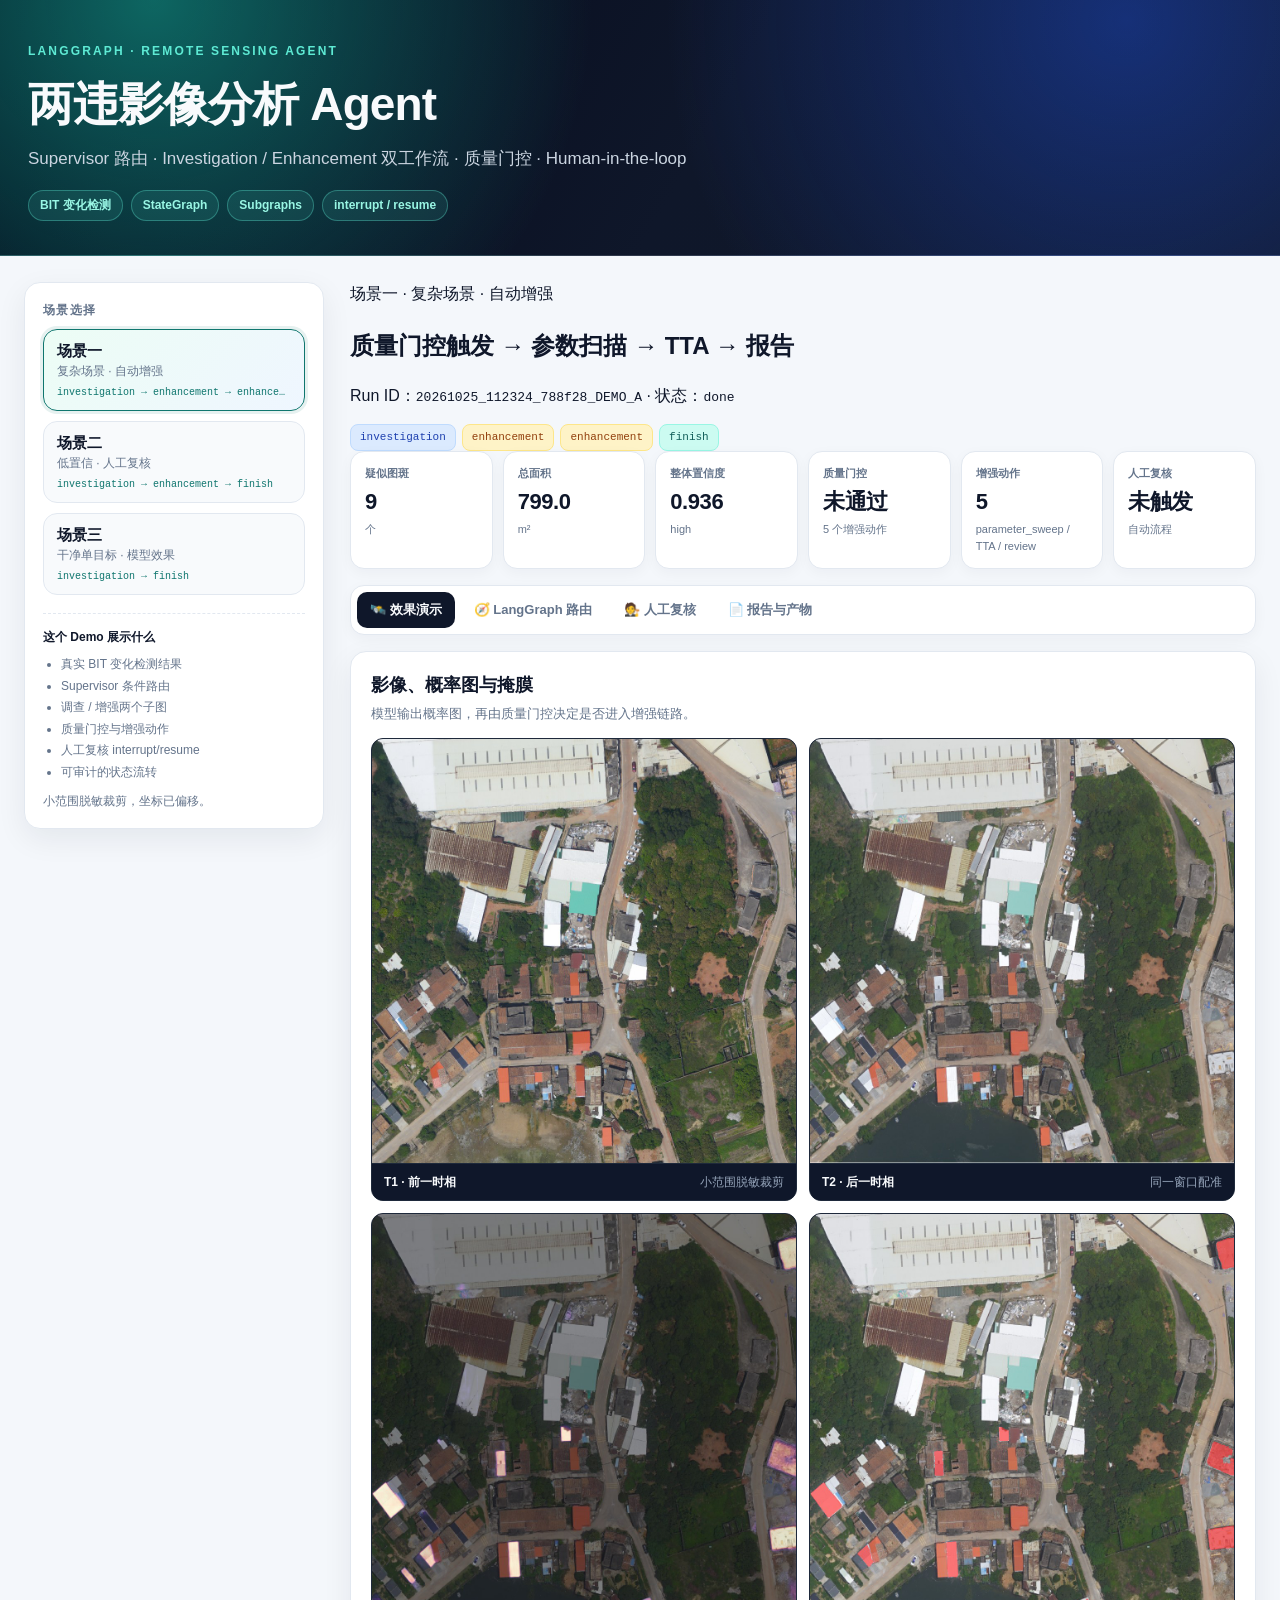
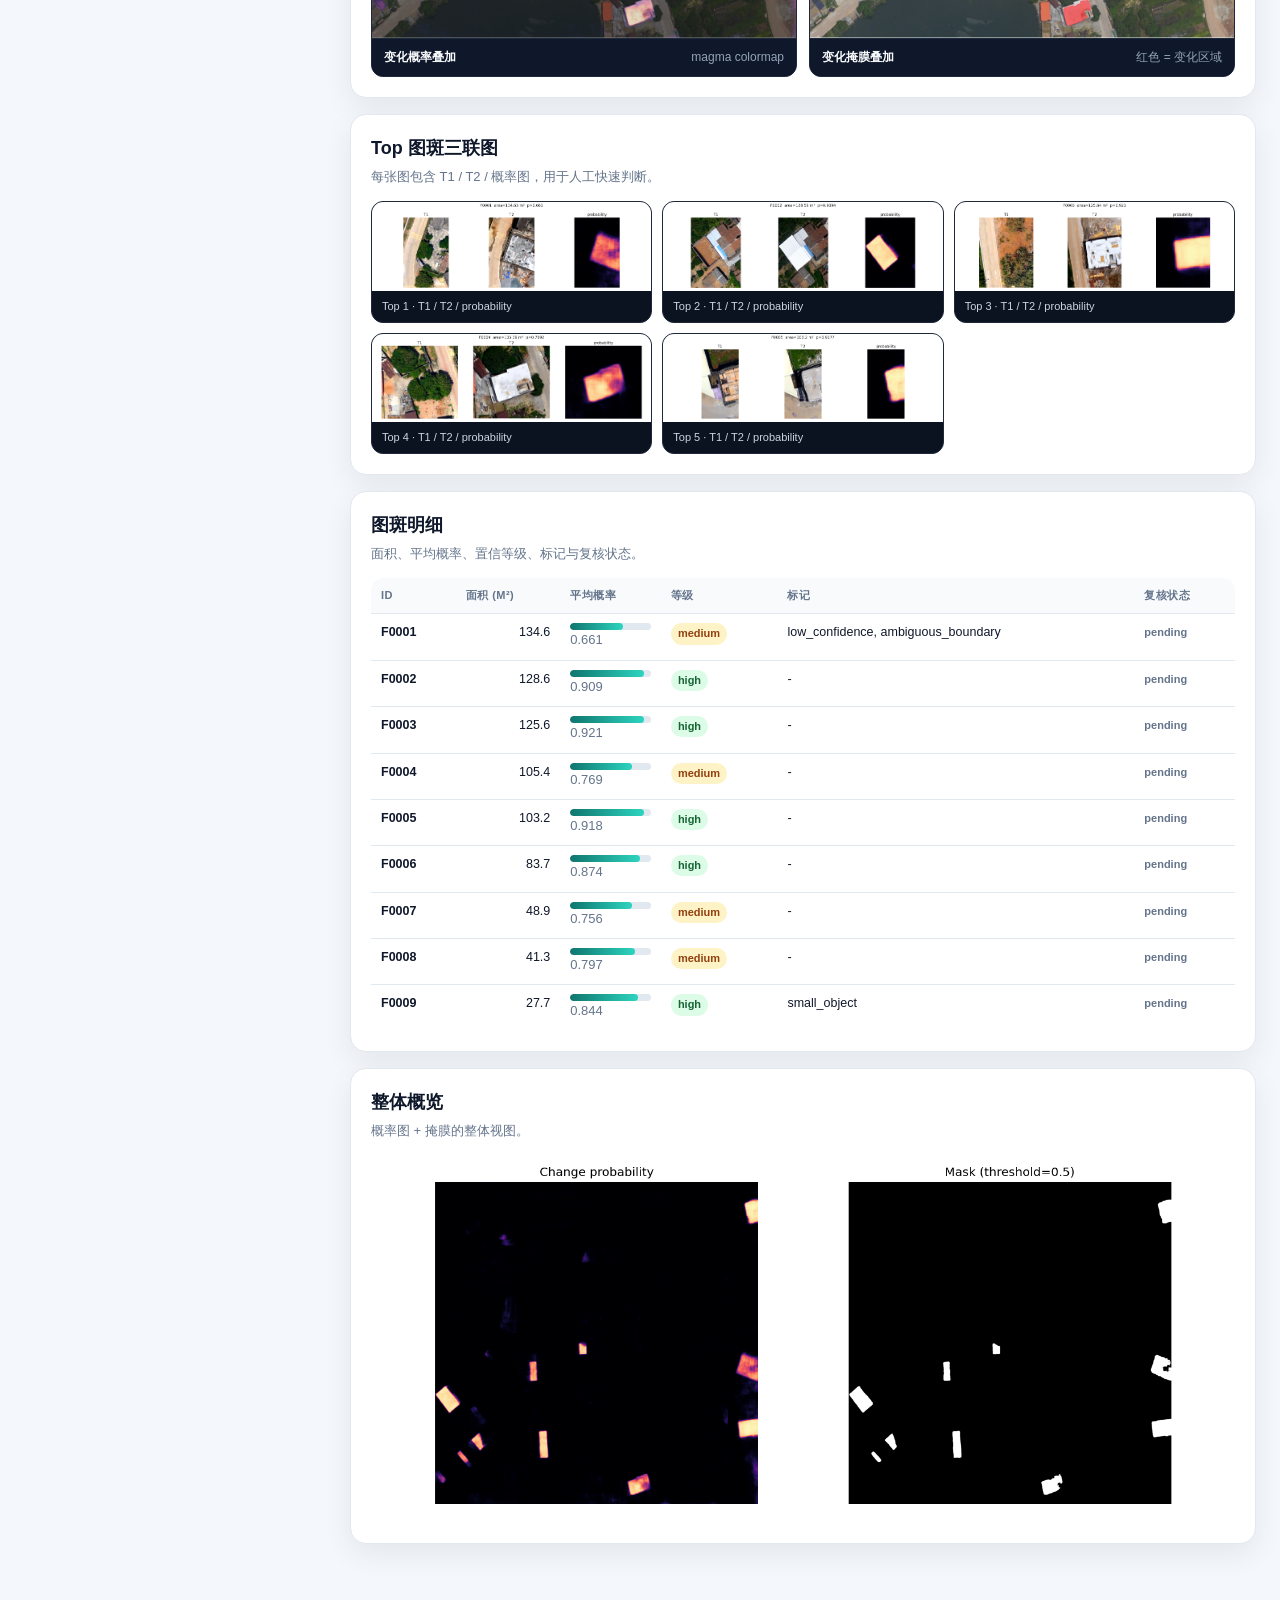
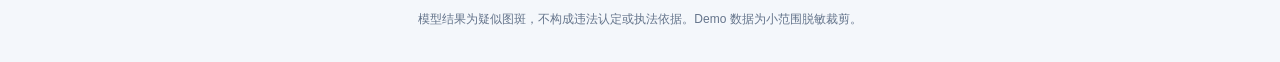
<file: index.html>
<!doctype html>
<html lang="zh-CN">
<head>
  <meta charset="utf-8" />
  <meta name="viewport" content="width=device-width, initial-scale=1" />
  <title>两违影像分析 Agent · LangGraph Demo</title>
  <meta name="description" content="LangGraph Supervisor + 调查/增强双工作流 + 人工复核的遥感变化检测 Demo" />
  <link rel="icon" href="favicon.svg" type="image/svg+xml" />
  <link rel="stylesheet" href="styles.css" />
</head>
<body>
  <header class="hero">
    <div class="hero-inner">
      <div class="kicker">LangGraph · Remote Sensing Agent</div>
      <h1>两违影像分析 Agent</h1>
      <p>Supervisor 路由 · Investigation / Enhancement 双工作流 · 质量门控 · Human-in-the-loop</p>
      <div class="badges">
        <span>BIT 变化检测</span>
        <span>StateGraph</span>
        <span>Subgraphs</span>
        <span>interrupt / resume</span>
      </div>
    </div>
  </header>

  <main class="layout">
    <aside class="sidebar">
      <div class="sidebar-kicker">场景选择</div>
      <div id="scene-list" class="scene-list"></div>
      <div class="sidebar-note">
        <b>这个 Demo 展示什么</b>
        <ul>
          <li>真实 BIT 变化检测结果</li>
          <li>Supervisor 条件路由</li>
          <li>调查 / 增强两个子图</li>
          <li>质量门控与增强动作</li>
          <li>人工复核 interrupt/resume</li>
          <li>可审计的状态流转</li>
        </ul>
        <p>小范围脱敏裁剪，坐标已偏移。</p>
      </div>
    </aside>

    <section class="content">
      <div id="scene-header"></div>
      <div id="metrics" class="metrics"></div>
      <nav id="tabs" class="tabs" aria-label="内容切换"></nav>
      <div id="tab-content" class="tab-content">
        <div class="loading">正在加载 Demo 数据…</div>
      </div>
    </section>
  </main>

  <footer class="footer">
    模型结果为疑似图斑，不构成违法认定或执法依据。Demo 数据为小范围脱敏裁剪。
  </footer>

  <script src="app.js"></script>
</body>
</html>
</file>
<file: styles.css>
:root {
  --bg: #f4f7fb;
  --panel: #ffffff;
  --ink: #0f172a;
  --muted: #64748b;
  --line: #e2e8f0;
  --teal: #0f766e;
  --teal-soft: #ccfbf1;
  --blue: #1d4ed8;
  --blue-soft: #dbeafe;
  --amber: #b45309;
  --amber-soft: #fef3c7;
  --rose: #be123c;
  --rose-soft: #ffe4e6;
  --indigo: #4338ca;
  --indigo-soft: #e0e7ff;
  --radius: 16px;
  --shadow: 0 10px 30px rgba(15, 23, 42, 0.07);
}

* { box-sizing: border-box; }
html { scroll-behavior: smooth; }
body {
  margin: 0;
  background: var(--bg);
  color: var(--ink);
  font-family: "Segoe UI", "Microsoft YaHei", "PingFang SC", "Noto Sans CJK SC", sans-serif;
  line-height: 1.55;
}

.hero {
  background:
    radial-gradient(circle at 12% 0%, rgba(15, 118, 110, 0.85) 0%, transparent 38%),
    radial-gradient(circle at 88% 8%, rgba(29, 78, 216, 0.45) 0%, transparent 40%),
    linear-gradient(120deg, #020617 0%, #0f172a 55%, #111827 100%);
  color: #f8fafc;
  border-bottom: 1px solid rgba(148, 163, 184, 0.25);
}
.hero-inner {
  max-width: 1440px;
  margin: 0 auto;
  padding: 42px 28px 34px;
}
.kicker {
  color: #5eead4;
  font-size: 12px;
  letter-spacing: 0.18em;
  text-transform: uppercase;
  font-weight: 800;
}
.hero h1 {
  margin: 8px 0 6px;
  font-size: clamp(30px, 4vw, 46px);
  letter-spacing: -0.02em;
}
.hero p {
  margin: 0;
  color: #cbd5e1;
  font-size: clamp(14px, 1.5vw, 17px);
  max-width: 900px;
}
.badges { margin-top: 18px; display: flex; flex-wrap: wrap; gap: 8px; }
.badges span {
  display: inline-block;
  padding: 5px 11px;
  border-radius: 999px;
  background: rgba(94, 234, 212, 0.10);
  border: 1px solid rgba(94, 234, 212, 0.34);
  color: #99f6e4;
  font-size: 12px;
  font-weight: 600;
}

.layout {
  max-width: 1440px;
  margin: 0 auto;
  display: grid;
  grid-template-columns: 300px minmax(0, 1fr);
  gap: 26px;
  padding: 26px 24px 50px;
}
.sidebar {
  position: sticky;
  top: 18px;
  align-self: start;
  background: var(--panel);
  border: 1px solid var(--line);
  border-radius: var(--radius);
  box-shadow: var(--shadow);
  padding: 18px;
}
.sidebar-kicker {
  font-size: 12px;
  font-weight: 800;
  letter-spacing: 0.12em;
  color: var(--muted);
  text-transform: uppercase;
  margin-bottom: 10px;
}
.scene-list { display: flex; flex-direction: column; gap: 10px; }
.scene-btn {
  width: 100%;
  text-align: left;
  background: #f8fafc;
  border: 1px solid var(--line);
  border-radius: 14px;
  padding: 12px 13px;
  cursor: pointer;
  transition: 160ms ease;
  font-family: inherit;
  color: var(--ink);
}
.scene-btn:hover { border-color: #94a3b8; transform: translateY(-1px); }
.scene-btn.active {
  background: linear-gradient(135deg, #ecfdf5, #eff6ff);
  border-color: var(--teal);
  box-shadow: 0 0 0 3px rgba(15, 118, 110, 0.10);
}
.scene-label {
  display: block;
  font-size: 15px;
  font-weight: 800;
  color: var(--ink);
}
.scene-title {
  display: block;
  font-size: 12px;
  color: var(--muted);
  margin-top: 2px;
}
.scene-route {
  display: block;
  font-family: ui-monospace, SFMono-Regular, Menlo, Consolas, monospace;
  font-size: 10px;
  color: #0f766e;
  margin-top: 7px;
  overflow: hidden;
  text-overflow: ellipsis;
  white-space: nowrap;
}
.sidebar-note {
  border-top: 1px dashed var(--line);
  margin-top: 18px;
  padding-top: 14px;
  font-size: 12px;
  color: var(--muted);
}
.sidebar-note b { color: var(--ink); }
.sidebar-note ul { margin: 8px 0; padding-left: 18px; }
.sidebar-note li { margin: 3px 0; }
.sidebar-note p { margin: 10px 0 0; }

.content { min-width: 0; }
.scene-header {
  background: var(--panel);
  border: 1px solid var(--line);
  border-radius: var(--radius);
  box-shadow: var(--shadow);
  padding: 22px 24px;
  margin-bottom: 16px;
}
.scene-header .eyebrow {
  color: var(--teal);
  font-size: 12px;
  font-weight: 800;
  letter-spacing: 0.12em;
  text-transform: uppercase;
}
.scene-header h2 {
  margin: 4px 0 6px;
  font-size: clamp(22px, 2.6vw, 30px);
  letter-spacing: -0.01em;
}
.scene-header p { margin: 0; color: var(--muted); font-size: 14px; }
.chips { display: flex; flex-wrap: wrap; gap: 6px; margin-top: 12px; }
.chip {
  font-family: ui-monospace, SFMono-Regular, Menlo, Consolas, monospace;
  font-size: 11px;
  padding: 4px 9px;
  border-radius: 8px;
  background: #f1f5f9;
  border: 1px solid var(--line);
  color: #334155;
}
.chip.teal { background: var(--teal-soft); border-color: #99f6e4; color: #115e59; }
.chip.amber { background: var(--amber-soft); border-color: #fde68a; color: #92400e; }
.chip.rose { background: var(--rose-soft); border-color: #fecdd3; color: #9f1239; }
.chip.blue { background: var(--blue-soft); border-color: #bfdbfe; color: #1e40af; }

.metrics {
  display: grid;
  grid-template-columns: repeat(6, minmax(0, 1fr));
  gap: 10px;
  margin-bottom: 16px;
}
.metric {
  background: var(--panel);
  border: 1px solid var(--line);
  border-radius: 14px;
  padding: 13px 14px;
  box-shadow: 0 4px 14px rgba(15, 23, 42, 0.04);
}
.metric .label { font-size: 11px; color: var(--muted); font-weight: 700; }
.metric .value { font-size: 22px; font-weight: 800; margin-top: 2px; letter-spacing: -0.02em; }
.metric .sub { font-size: 11px; color: var(--muted); margin-top: 2px; }

.tabs {
  display: flex;
  gap: 6px;
  flex-wrap: wrap;
  background: var(--panel);
  border: 1px solid var(--line);
  border-radius: 14px;
  padding: 6px;
  margin-bottom: 16px;
  box-shadow: 0 4px 14px rgba(15, 23, 42, 0.04);
}
.tab-btn {
  border: 0;
  background: transparent;
  border-radius: 10px;
  padding: 9px 13px;
  cursor: pointer;
  font-family: inherit;
  font-size: 13px;
  font-weight: 700;
  color: var(--muted);
}
.tab-btn:hover { background: #f1f5f9; color: var(--ink); }
.tab-btn.active { background: #0f172a; color: #f8fafc; }

.tab-content { animation: fade 180ms ease; }
@keyframes fade { from { opacity: 0.35; transform: translateY(3px); } to { opacity: 1; transform: none; } }

.panel {
  background: var(--panel);
  border: 1px solid var(--line);
  border-radius: var(--radius);
  box-shadow: var(--shadow);
  padding: 20px;
  margin-bottom: 16px;
}
.panel h3 { margin: 0 0 4px; font-size: 18px; }
.panel .muted { color: var(--muted); font-size: 13px; margin: 0 0 14px; }
.section-title { margin: 22px 0 10px; font-size: 17px; font-weight: 800; }

.callout {
  background: linear-gradient(135deg, #ecfdf5, #eff6ff);
  border: 1px solid #bae6fd;
  border-left: 4px solid var(--teal);
  border-radius: 12px;
  padding: 14px 16px;
  margin-bottom: 14px;
  font-size: 13px;
}
.callout b { color: #0f766e; }

.image-grid {
  display: grid;
  grid-template-columns: repeat(2, minmax(0, 1fr));
  gap: 12px;
}
figure.image-card {
  margin: 0;
  background: #0b1220;
  border-radius: 12px;
  overflow: hidden;
  border: 1px solid #1e293b;
}
figure.image-card img { display: block; width: 100%; height: auto; }
figure.image-card figcaption {
  display: flex; justify-content: space-between; gap: 10px;
  padding: 9px 12px; color: #cbd5e1; font-size: 12px;
  background: #0f172a; border-top: 1px solid #1e293b;
}
figure.image-card figcaption b { color: #f8fafc; }
figure.image-card figcaption span { color: #94a3b8; }

.crop-grid { display: grid; grid-template-columns: repeat(3, minmax(0, 1fr)); gap: 10px; }
.crop-card { background: #0b1220; border-radius: 12px; overflow: hidden; border: 1px solid #1e293b; }
.crop-card img { width: 100%; display: block; }
.crop-card div { padding: 7px 10px; color: #cbd5e1; font-size: 11px; }

.data-table {
  width: 100%;
  border-collapse: collapse;
  font-size: 12.5px;
  overflow: hidden;
  border-radius: 12px;
}
.data-table th, .data-table td {
  padding: 9px 10px;
  border-bottom: 1px solid var(--line);
  text-align: left;
  vertical-align: top;
}
.data-table th { background: #f8fafc; color: var(--muted); font-size: 11px; text-transform: uppercase; letter-spacing: 0.04em; }
.data-table tr:last-child td { border-bottom: 0; }
.data-table td.num { text-align: right; font-variant-numeric: tabular-nums; }
.bar { width: 100%; height: 7px; background: #e2e8f0; border-radius: 999px; overflow: hidden; }
.bar > span { display: block; height: 100%; border-radius: 999px; background: linear-gradient(90deg, #0f766e, #2dd4bf); }
.level { font-size: 11px; font-weight: 800; padding: 2px 7px; border-radius: 999px; display: inline-block; }
.level.high { background: #dcfce7; color: #166534; }
.level.medium { background: #fef3c7; color: #92400e; }
.level.low { background: #ffe4e6; color: #9f1239; }
.status { font-size: 11px; font-weight: 700; }
.status.approved { color: #15803d; }
.status.rejected { color: #be123c; }
.status.pending { color: #64748b; }

.flow-wrap { overflow-x: auto; padding: 4px 0 8px; }
.flow-top { display: flex; align-items: center; gap: 10px; flex-wrap: wrap; margin-bottom: 14px; }
.node {
  display: inline-flex; flex-direction: column; gap: 1px;
  border: 1px solid var(--line); background: #f8fafc;
  border-radius: 11px; padding: 9px 12px; min-width: 116px;
  font-size: 12px; font-weight: 800; color: #334155;
}
.node small { font-weight: 500; color: var(--muted); font-size: 10px; }
.node.active { background: #ecfdf5; border-color: #5eead4; color: #115e59; box-shadow: 0 0 0 3px rgba(45, 212, 191, 0.12); }
.node.super { background: #eff6ff; border-color: #93c5fd; color: #1e40af; }
.node.amber { background: var(--amber-soft); border-color: #fcd34d; color: #92400e; }
.node.rose { background: var(--rose-soft); border-color: #fda4af; color: #9f1239; }
.node.indigo { background: var(--indigo-soft); border-color: #a5b4fc; color: #3730a3; }
.arrow { color: #94a3b8; font-size: 18px; font-weight: 800; }
.route-cards {
  display: grid; grid-template-columns: repeat(3, minmax(0, 1fr)); gap: 12px;
}
.route-card {
  border: 1px dashed #cbd5e1; border-radius: 12px; padding: 12px;
  background: #fcfdff; position: relative;
}
.route-card.active { border-style: solid; border-color: #5eead4; background: #f0fdfa; }
.route-cond { font-size: 10px; color: var(--muted); text-transform: uppercase; letter-spacing: 0.06em; margin-bottom: 6px; }
.route-desc { color: var(--muted); font-size: 11px; margin-top: 6px; }
.sub-node {
  display: block; margin-top: 8px; padding: 7px 9px; border-radius: 9px;
  background: #fff1f2; border: 1px solid #fecdd3; color: #9f1239;
  font-size: 11px; font-weight: 700;
}
.back-row { margin-top: 10px; color: var(--muted); font-size: 11px; }

.subflow { display: flex; flex-direction: column; gap: 7px; align-items: stretch; }
.subflow-row { display: flex; gap: 8px; flex-wrap: wrap; }
.subflow .node { min-width: 100px; }
.subflow .arrow { text-align: center; }

.timeline { position: relative; margin-left: 8px; padding-left: 20px; border-left: 2px solid #e2e8f0; }
.timeline-item { position: relative; margin-bottom: 13px; }
.timeline-item::before {
  content: ""; position: absolute; left: -26px; top: 5px; width: 10px; height: 10px;
  border-radius: 50%; background: #2dd4bf; border: 2px solid #fff; box-shadow: 0 0 0 2px #99f6e4;
}
.timeline-node { font-size: 12px; font-weight: 800; color: #0f172a; }
.timeline-ts { font-size: 10px; color: var(--muted); margin-left: 8px; }
.timeline-detail {
  margin-top: 3px; color: #475569; font-size: 11px; background: #f8fafc;
  border: 1px solid var(--line); border-radius: 8px; padding: 7px 9px;
  overflow-wrap: anywhere;
}

.code-tabs { display: flex; gap: 6px; flex-wrap: wrap; margin-bottom: 8px; }
.code-tab {
  border: 1px solid var(--line); background: #f8fafc; color: #475569;
  padding: 6px 10px; border-radius: 8px; font-family: inherit; font-size: 11px;
  font-weight: 700; cursor: pointer;
}
.code-tab.active { background: #0f172a; color: #f8fafc; border-color: #0f172a; }
pre.code {
  margin: 0; background: #0b1220; color: #dbeafe; border-radius: 12px;
  padding: 16px; overflow: auto; max-height: 520px;
  font-family: ui-monospace, SFMono-Regular, Menlo, Consolas, monospace;
  font-size: 11.5px; line-height: 1.6; border: 1px solid #1e293b;
}
pre.code code { white-space: pre; }

details { margin-top: 10px; border: 1px solid var(--line); border-radius: 10px; background: #fcfdff; padding: 8px 12px; }
details summary { cursor: pointer; font-size: 12px; font-weight: 700; color: #334155; }
details pre { margin: 10px 0 2px; white-space: pre-wrap; overflow-wrap: anywhere; font-size: 11px; }

.download-grid { display: grid; grid-template-columns: repeat(4, minmax(0, 1fr)); gap: 9px; }
.download {
  display: block; text-align: center; text-decoration: none; color: #0f172a;
  background: #f8fafc; border: 1px solid var(--line); border-radius: 10px;
  padding: 10px; font-size: 12px; font-weight: 700;
}
.download:hover { border-color: var(--teal); background: #ecfdf5; color: #115e59; }

.report {
  background: #fff; border: 1px solid var(--line); border-radius: 14px; padding: 20px;
  overflow-x: auto;
}
.report h1, .report h2, .report h3 { color: #0f172a; }
.report h1 { font-size: 24px; margin-top: 0; }
.report h2 { font-size: 18px; margin-top: 26px; border-bottom: 1px solid var(--line); padding-bottom: 6px; }
.report table { width: 100%; border-collapse: collapse; font-size: 12px; margin: 10px 0; }
.report th, .report td { border: 1px solid var(--line); padding: 7px 9px; text-align: left; }
.report th { background: #f8fafc; }
.report code { background: #f1f5f9; padding: 1px 4px; border-radius: 4px; font-size: 11px; }

.info-box {
  background: #eff6ff; border: 1px solid #bfdbfe; color: #1e3a8a;
  border-radius: 12px; padding: 13px 15px; font-size: 13px;
}
.review-card {
  background: linear-gradient(135deg, #f0fdf4, #eff6ff);
  border: 1px solid #bbf7d0; border-radius: 14px; padding: 16px;
}
.review-card .decision { font-size: 26px; font-weight: 900; color: #15803d; }
.review-card .notes { color: #475569; font-size: 13px; margin-top: 4px; }
.sim-form { display: grid; grid-template-columns: 160px minmax(0, 1fr) 160px; gap: 9px; margin-top: 10px; }
.sim-form select, .sim-form input {
  width: 100%; border: 1px solid var(--line); border-radius: 9px; padding: 9px 10px;
  font-family: inherit; font-size: 12px; background: #fff; color: var(--ink);
}
.sim-form button {
  border: 0; border-radius: 9px; background: #0f172a; color: #f8fafc;
  font-family: inherit; font-weight: 700; font-size: 12px; cursor: pointer;
}
.sim-form button:hover { background: #0f766e; }

.loading { color: var(--muted); padding: 30px; text-align: center; }
.footer {
  max-width: 1440px; margin: 0 auto; padding: 0 24px 34px;
  color: var(--muted); font-size: 12px; text-align: center;
}

@media (max-width: 1100px) {
  .layout { grid-template-columns: 240px minmax(0, 1fr); gap: 18px; }
  .metrics { grid-template-columns: repeat(3, minmax(0, 1fr)); }
  .route-cards { grid-template-columns: 1fr; }
  .download-grid { grid-template-columns: repeat(2, minmax(0, 1fr)); }
}
@media (max-width: 800px) {
  .layout { grid-template-columns: 1fr; padding: 16px 14px 34px; }
  .sidebar { position: static; }
  .scene-list { display: grid; grid-template-columns: 1fr; }
  .metrics { grid-template-columns: repeat(2, minmax(0, 1fr)); }
  .image-grid, .crop-grid { grid-template-columns: 1fr; }
  .sim-form { grid-template-columns: 1fr; }
  .hero-inner { padding: 30px 18px 26px; }
}
</file>
